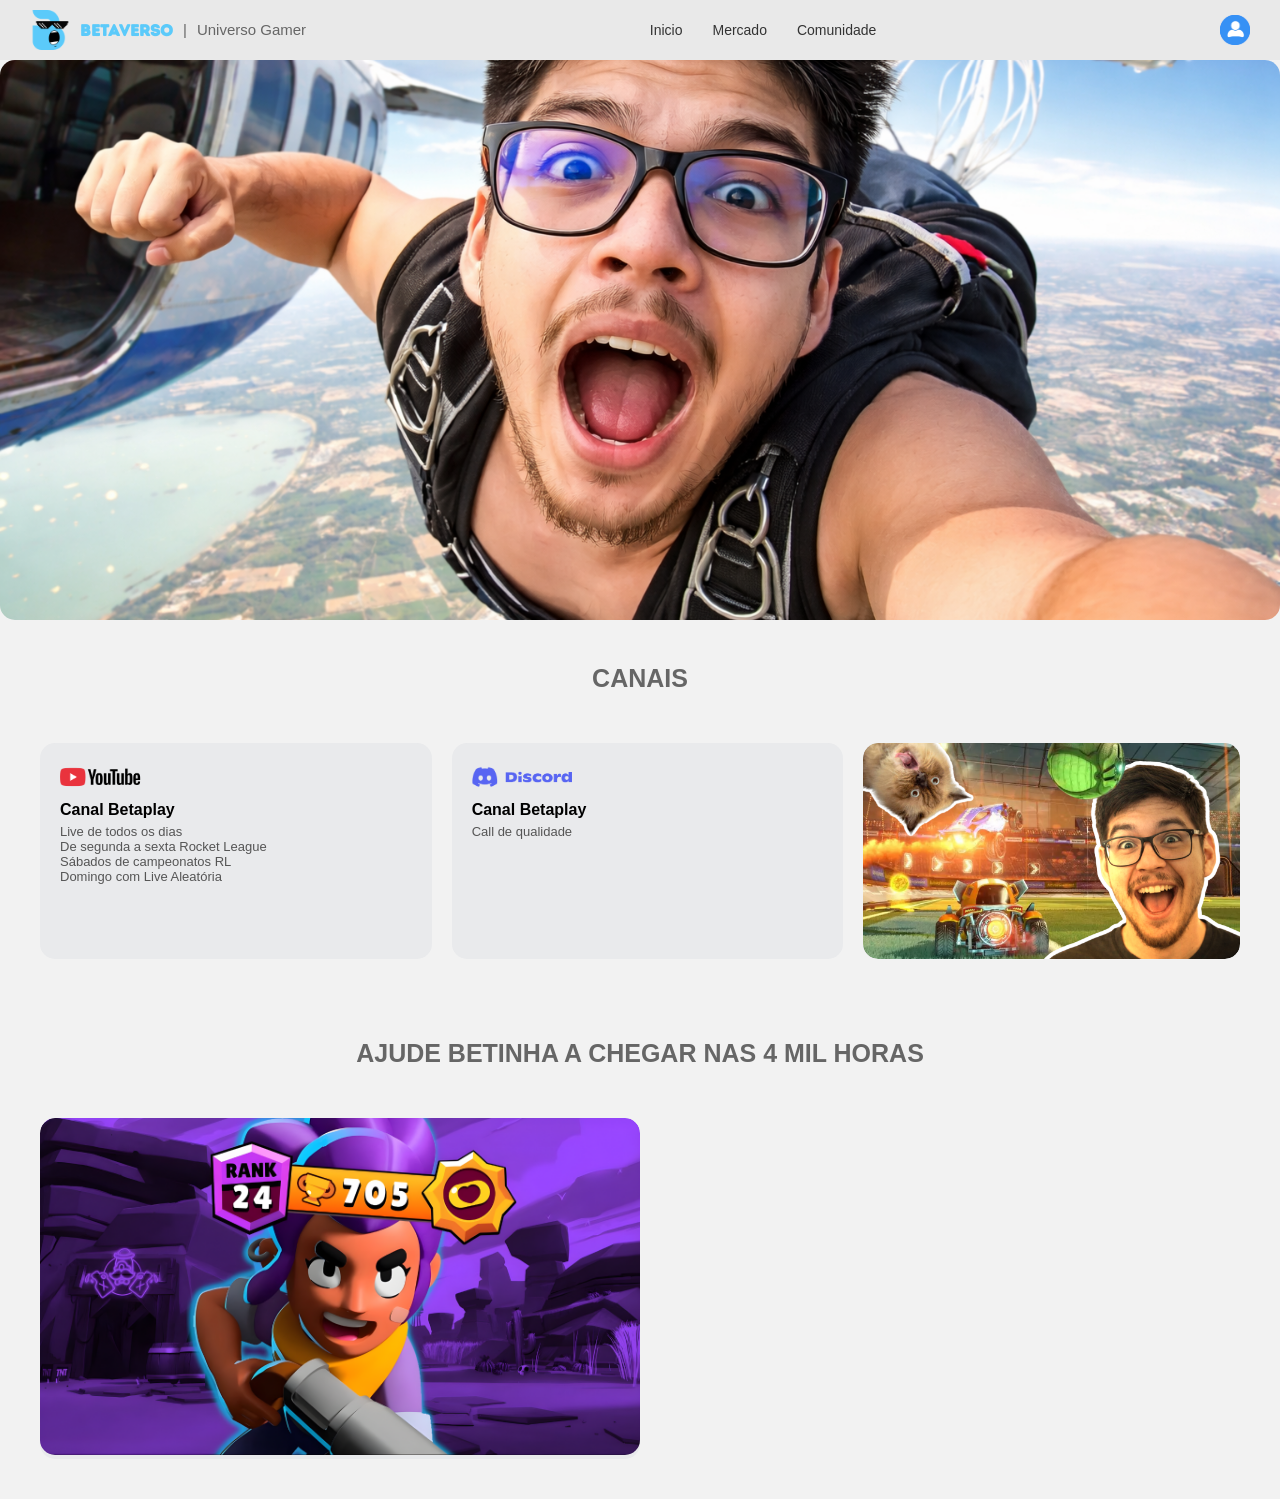
<file: index.html>
<!DOCTYPE html>
<html lang="pt-BR">

<head>
  <meta charset="UTF-8">
  <title>BetaVerso</title>
  <link rel="icon" href="img/logo.png" type="image/png">

  <link rel="stylesheet" href="css/geral.css">
  <link rel="stylesheet" href="css/navbar.css">
  <link rel="stylesheet" href="css/conteiner.css">

</head>

<body>

<nav class="navbar">

  <div class="logo-container">
    <img src="./img/logo.png" alt="Logo BV">

    <div class="logo-text">
      <h1>BETAVERSO</h1>
      <span>|</span>
      <span>Universo Gamer</span>
    </div>
  </div>

  <div class="menu">
    <a href="./index.html">Inicio</a>
    <a href="./embreve.html">Mercado</a>
    <a href="./comunidade.html">Comunidade</a>
  </div>

  <div class="user-container">
    <button class="user-btn" onclick="irParaLogin()">
      <img src="./img/user.png" alt="Usuário">
    </button>
  </div>


  <script>
    function irParaLogin() {
      window.location.href = "embreve.html";
    }
  </script>
</nav>
  
<!-- INICIAL -->
  <section class="image-destaque">
    <img src="./img/voar.png" width="100%" alt="Destaque Beta">
  </section>


<!-- DESTAQUES DO UNIVERSO BETA -->
  <section class="canais">
  <div class="text">
    <h3>CANAIS</h3>            
  </div>  
  

    <div class="cards">

        <!-- YouTube -->
        <div class="card" data-link="https://www.youtube.com/@betaplay1">
            <div class="card-top">
                <img src="img/youtube.png" alt="YouTube">
            </div>

            <div class="card-content">
                <strong>Canal Betaplay</strong>
                <p>Live de todos os dias</p>
                <p>De segunda a sexta Rocket League</p>
                <p>Sábados de campeonatos RL</p>
                <p>Domingo com Live Aleatória</p>
            </div>
        </div>

        <!-- Discord -->
        <div class="card" data-link="https://discord.gg/qKUM8kFK">
            <div class="card-top">
                <img src="img/discord.png" alt="Discord">
            </div>

            <div class="card-content">
                <strong>Canal Betaplay</strong>
                <p>Call de qualidade</p>
            </div>
        </div>

        <!-- Imagem -->
        <div class="card image-card" data-link="https://www.youtube.com/@betaplay1">
            <img src="img/thumb.png" alt="Imagem destaque">
        </div>

    </div>
  </section>

<!-- PROJETO 4 MIL HORAS -->
  <section class="canais">
    <div class="text"><h3>AJUDE BETINHA A CHEGAR NAS 4 MIL HORAS</h3></div> 
    <!-- Imagem -->
        <div class="card image-card" data-link="https://www.youtube.com/watch?v=gnBbnv7tG2Q&list=PLx474AgFzLXIj5s97KVZdGb9ClTJ3_0DP">
            <img src="img/brawl.png" alt="Imagem destaque">
        </div>
  
  </section>

<!-- INICIAL -->
<script>
  document.querySelectorAll(".card").forEach(card => {
    card.addEventListener("click", () => {
        const link = card.getAttribute("data-link");
        window.open(link, "_blank");
    });
  });
</script>


</body>
</html>
</file>
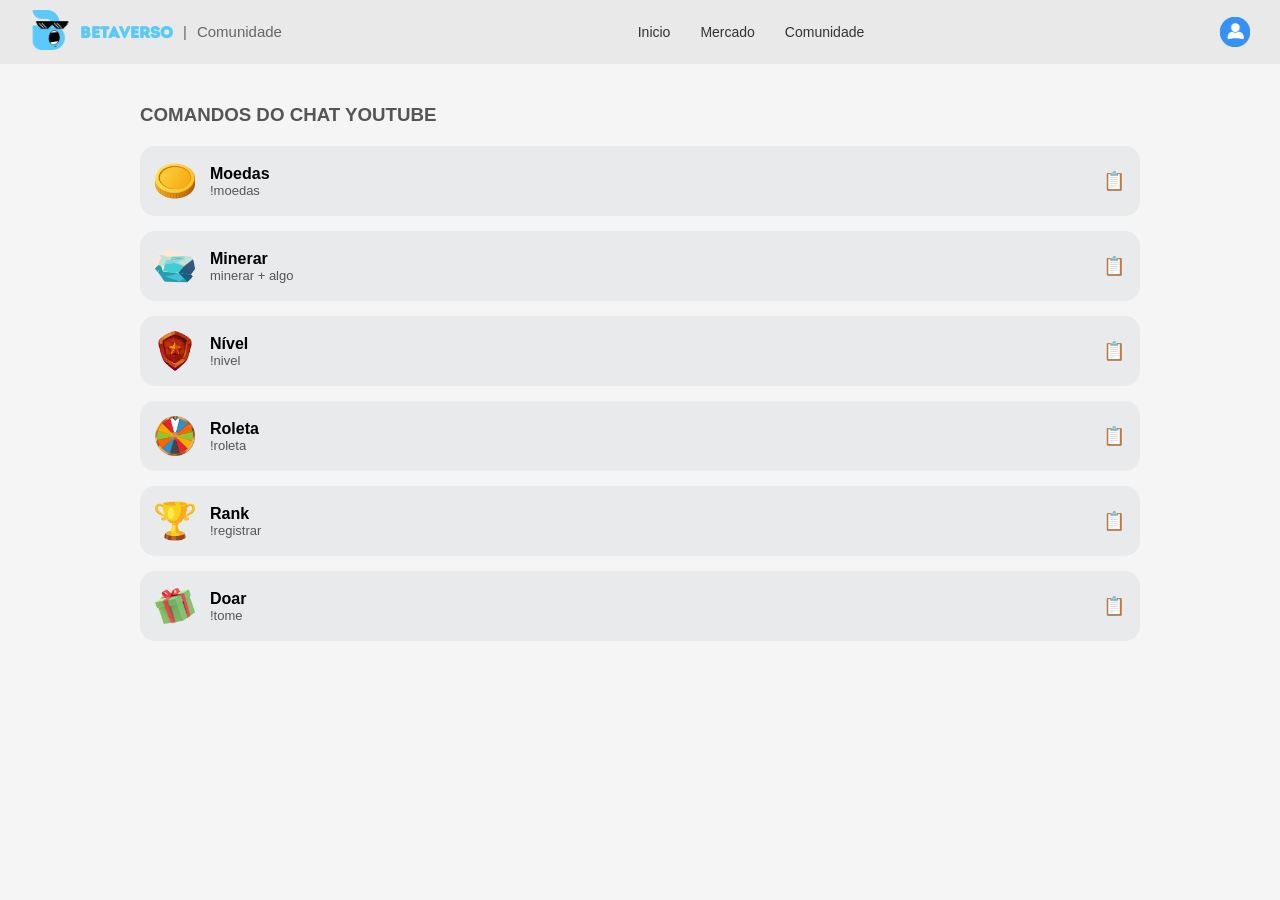
<file: comunidade.html>
<!DOCTYPE html>
<html lang="pt-br">
<head>
    <meta charset="UTF-8">
    <title>Comunidade</title>
    <link rel="icon" href="img/logo.png" type="image/png">
    <link rel="stylesheet" href="css/comunidade.css">
    <link rel="stylesheet" href="css/geral.css">
    <link rel="stylesheet" href="css/navbar.css">
    <link rel="stylesheet" href="css/embreve.css">
</head>
<body>

<!-- NAVBAR -->
  <nav class="navbar">

  <div class="logo-container">
    <a href="./index.html"><img src="./img/logo.png" alt="Logo BV"></a>
    

    <div class="logo-text">
      <h1>BETAVERSO</h1>
      <span>|</span>
      <span>Comunidade</span>
    </div>
  </div>

  <div class="menu">
    <a href="./index.html">Inicio</a>
    <a href="./embreve.html">Mercado</a>
    <a href="./comunidade.html">Comunidade</a>
  </div>

  <div class="user-container">
    <button class="user-btn" onclick="irParaLogin()">
      <img src="./img/user.png" alt="Usuário">
    </button>
  </div>


  <script>
    function irParaLogin() {
      window.location.href = "embreve.html";
    }
  </script>
</nav>



<section class="comandos">
    <h3>COMANDOS DO CHAT YOUTUBE</h3>

<!-- CARD -->
    <div class="comando-card">

<!-- MOEDAS -->
        <div class="comando-header">
            <div class="left">
                <img src="img/moeda.png">
                <div>
                    <strong>Moedas</strong>
                    <p class="cmd">!moedas</p>
                </div>
            </div>

            <button class="copy-btn" data-copy="!moedas">📋</button>
        </div>
        <div class="comando-body">
            <p>Com esse comando você verifica quantas moedas você tem</p>
        </div>

    </div>

<!-- MINERAR -->
    <div class="comando-card">

        <div class="comando-header">
            <div class="left">
                <img src="img/minerar.png">
                <div>
                    <strong>Minerar</strong>
                    <p class="cmd">minerar + algo</p>
                </div>
            </div>

            <button class="copy-btn" data-copy="minerar ...">📋</button>
        </div>

        <div class="comando-body">
            <p>Com esse comando você se teleporta para uma mina e coleta minérios. Para usar ele você precisa escrever minerar + algo aleatório</br>
               Exemplo:minerar aqui</p>

            <div class="sub">
                <strong>Comandos Associados</strong>

                <div class="comando-header">
                    <div class="left">
                        <img src="img/mochila.png">
                        <div>
                            <strong>Inventario</strong>
                            <p class="cmd">!inventario</p>
                            <p>Mostra seus itens</p>
                        </div>
                    </div>

                <button class="copy-btn" data-copy="!inventario">📋</button>
                </div>

                <div class="comando-header">
                    <div class="left">
                        <img src="img/carrinho.png">
                        <div>
                            <strong>Vender</strong>
                            <p class="cmd">!vender</p>
                            <p>Vende todo seu invetário</p>
                        </div>
                    </div>

                <button class="copy-btn" data-copy="!vender minerio">📋</button>
                </div>

                <div class="comando-header">
                    <div class="left">
                        <img src="img/carrinho.png">
                        <div>
                            <strong>Vender Tudo Específico</strong>
                            <p class="cmd">!vender minerio</p>
                            <p>Vende todas as unidades do seu invetário de um minerio específico</p>
                            <p class="cmd">Exemplo: !vender pedra</p>
                        </div>
                    </div>

                <button class="copy-btn" data-copy="!vender minerio">📋</button>
                </div>

                <div class="comando-header">
                    <div class="left">
                        <img src="img/carrinho.png">
                        <div>
                            <strong>Vender Específico</strong>
                            <p class="cmd">!vender minerio qtd</p>
                            <p>Vende uma quantidade específica de um minerio específico do seu inventário</p>
                        </div>
                    </div>

                <button class="copy-btn" data-copy="!vender minerio qtd">📋</button>
                </div>

            </div>
        </div>

    </div>

<!-- NIVEL -->
    <div class="comando-card">
        <div class="comando-header">
            <div class="left">
                <img src="img/nivel.png">
                <div>
                    <strong>Nível</strong>
                    <p class="cmd">!nivel</p>
                </div>
            </div>

            <button class="copy-btn" data-copy="!nivel">📋</button>
        </div>
        <div class="comando-body">
            <p>Esse comando mostra seu nível</p>
        </div>
    </div>

<!-- ROLETA -->
    <div class="comando-card">
        <div class="comando-header">
            <div class="left">
                <img src="img/roleta.png">
                <div>
                    <strong>Roleta</strong>
                    <p class="cmd">!roleta</p>
                </div>
            </div>

            <button class="copy-btn" data-copy="!roleta">📋</button>
        </div>
        <div class="comando-body">
            <p>Com esse comando você pode girar uma roleta invisivel para tentar ganhar moedas.</p>
        </div>
    </div>

<!-- RANK -->
    <div class="comando-card">

        <div class="comando-header">
            <div class="left">
                <img src="img/rank.png">
                <div>
                    <strong>Rank</strong>
                    <p class="cmd">!registrar</p>
                </div>
            </div>

            <button class="copy-btn" data-copy="!registrar">📋</button>
        </div>

        <div class="comando-body">
            <p>Você so aparecerá no Rank se usar esse comando.</p>

            <div class="sub">
                <strong>Comandos Associados</strong>

                <div class="comando-header">
                    <div class="left">
                        <img src="img/moeda.png">
                        <div>
                            <strong>Top Moedas</strong>
                            <p class="cmd">!topmoedas</p>
                            <p>Verifique quem esta no Rank e em qual posição cada um está de acordo com sua riqueza.</p>
                        </div>
                    </div>

                <button class="copy-btn" data-copy="!topmoedas">📋</button>
                </div>
            </div>
        </div>
    </div>

<!-- DOAR -->
    <div class="comando-card">
        <div class="comando-header">
            <div class="left">
                <img src="img/presente.png">
                <div>
                    <strong>Doar</strong>
                    <p class="cmd">!tome</p>
                </div>
            </div>

            <button class="copy-btn" data-copy="!tome">📋</button>
        </div>
        <div class="comando-body">
            <p>Doe moedas para seus amigos usando esse comando.</p>
        </div>
    </div>


</section>

<script src="acao/comunidade.js"></script>
</body>
</html>
</file>
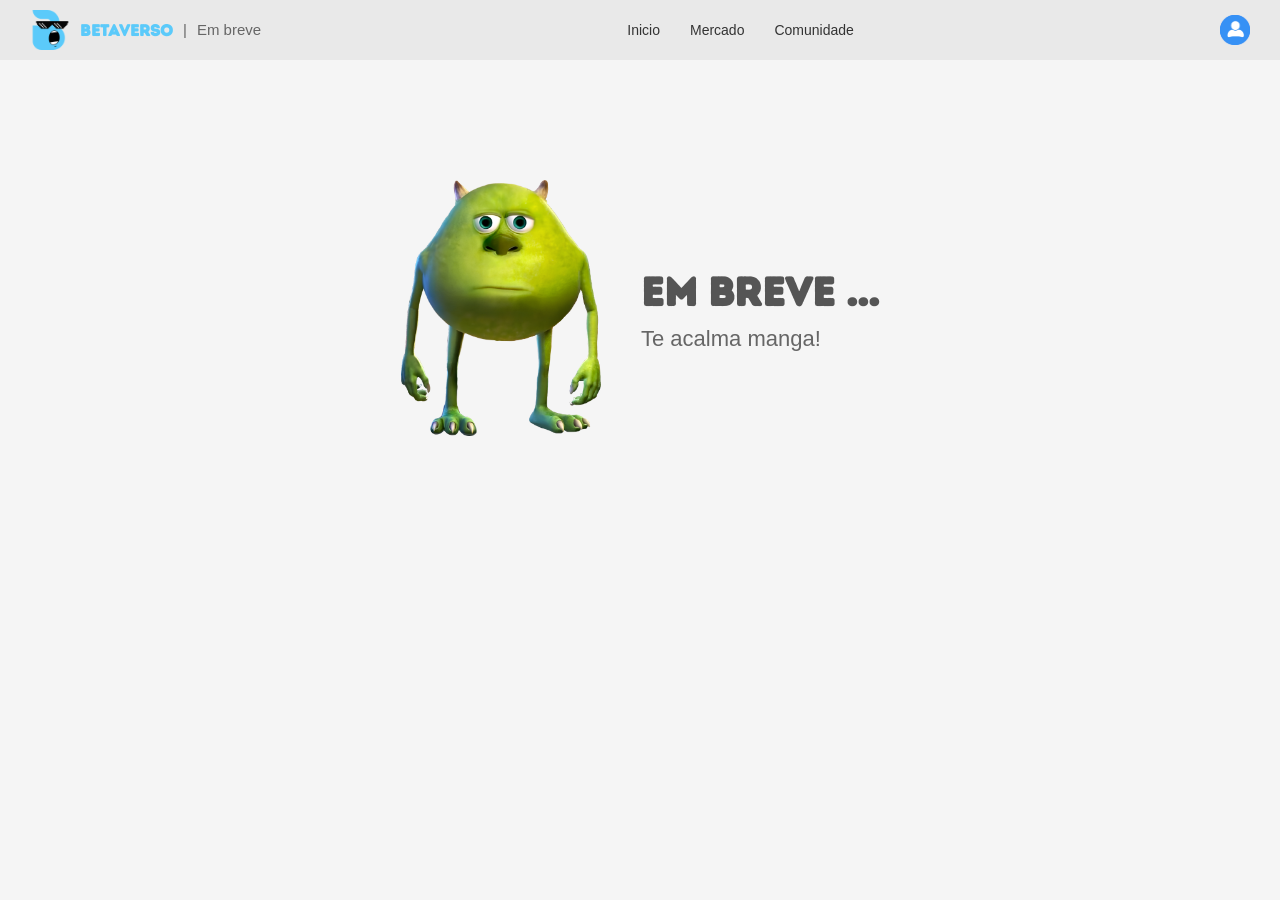
<file: embreve.html>
<!DOCTYPE html>
<html lang="pt-BR">
<head>
    <meta charset="UTF-8">
    <meta name="viewport" content="width=device-width, initial-scale=1.0">
    <title>Em Breve</title>
    <link rel="icon" href="img/logo.png" type="image/png">
    <link rel="stylesheet" href="css/geral.css">
    <link rel="stylesheet" href="css/navbar.css">
    <link rel="stylesheet" href="css/embreve.css">
</head>
<body>

<!-- NAVBAR -->
  <nav class="navbar">

  <div class="logo-container">
    <img src="./img/logo.png" alt="Logo BV">

    <div class="logo-text">
      <h1>BETAVERSO</h1>
      <span>|</span>
      <span>Em breve</span>
    </div>
  </div>

  <div class="menu">
    <a href="./index.html">Inicio</a>
    <a href="./embreve.html">Mercado</a>
    <a href="./comunidade.html">Comunidade</a>
  </div>

  <div class="user-container">
    <button class="user-btn" onclick="irParaLogin()">
      <img src="./img/user.png" alt="Usuário">
    </button>
  </div>


  <script>
    function irParaLogin() {
      window.location.href = "embreve.html";
    }
  </script>
</nav>

<!-- CENTRO EM BREVE ANYA -->
    <div class="container-breve">
        <div class="content-breve">
            
            <div class="img-breve">
                <img id="personagem" alt="Personagem">
            </div>

            <script src="acao/imgEmbreve.js"></script>

            <div class="text">
                <h1>EM BREVE ...</h1>
                <p>Te acalma manga!</p>
            </div>

        </div>
    </div>

</body>
</html>
</file>
<file: css/geral.css>
* {
  margin: 0;
  padding: 0;
  box-sizing: border-box;
  font-family: Arial, sans-serif;
}

body {
  background-color: #f5f5f5;
}

/* FONTES PADRÃO */
.text h1 {
    color: #555;
    font-size: 40px;
    font-weight: bold;
    margin-bottom: 10px;
    font-family: 'IntroRust';
}

.text h2 { /* FONTE PARA DESTAQUES */
    color: #2d7df6;
    font-size: 30px;
    margin-bottom: 10px;
    font-family: 'IntroRust';
}

.text h3 {
    color: #666;
    font-size: 25px;
    font-weight: bold;
    margin-bottom: 50px;
    text-align: center;
}

.text p {
    color: #666;
    font-size: 22px;
}
</file>
<file: css/navbar.css>
/* FONTE LOGO */
@font-face {
  font-family: 'IntroRust';
  src: url('../font/IntroRust.otf') format('opentype');
  font-weight: normal;
  font-style: normal;
}

/* NAVBAR */
.navbar {
  display: flex;
  align-items: center;
  justify-content: space-between;
  background-color: #e9e9e9;
  padding: 10px 30px;
}

/* CONTAINER ESQUERDA */
.logo-container {
  display: flex;
  align-items: center;
  gap: 10px;
}

.logo-container img {
  width: 40px;
  height: 40px;
}

.logo-text {
  display: flex;
  gap: 10px;
}

.logo-text h1 {
  font-size: 16px;
  color: #5bcafa;
  font-family: 'IntroRust';
}

.logo-text span {
  font-size: 15px;
  color: #666;
}

/* MENU */
.menu {
  display: flex;
  gap: 30px;
}

.menu a {
  text-decoration: none;
  color: #333;
  font-size: 14px;
  transition: 0.3s;
}

.menu a:hover {
  color: #2d7df6;
  font-weight: bold
}

/* USUÁRIO */
.user-container {
  display: flex;
  align-items: center;
}

.user-container img {
  width: 30px;
  height: 30px;
}

.user-btn {
  width: 30px;
  height: 30px;
  border-radius: 50%;
  background-color: #2d7df6;
  display: flex;
  align-items: center;
  justify-content: center;
  cursor: pointer;
  border: none;
}

.user-btn i {
  color: white;
  font-size: 18px;
}
</file>
<file: css/conteiner.css>
* {
    margin: 0;
    padding: 0;
    box-sizing: border-box;
    font-family: Arial, sans-serif;
}

body {
    background-color: #f2f2f2;
}

/* Container */
.canais {
    padding: 40px;
}

/* Grid */
.cards {
    display: flex;
    gap: 20px;
}

/* Card padrão */
.card {
    background: #e9eaec;
    padding: 20px;
    border-radius: 15px;
    width: 50%;
    cursor: pointer;
    transition: all 0.3s ease;
}

/* Hover bonito */
.card:hover {
    transform: translateY(-8px) scale(1.02);
    box-shadow: 0 10px 25px rgba(0,0,0,0.15);
    background: #ffffff;
}

/* Topo */
.card-top {
    display: flex;
    align-items: center;
    gap: 10px;
    margin-bottom: 10px;
}

.card-top img {
    width: 100px;
}

/* Conteúdo */
.card-content strong {
    display: block;
    margin-bottom: 5px;
}

.card-content p {
    font-size: 13px;
    color: #555;
}

/* Card de imagem */
.image-card {
    padding: 0;
    overflow: hidden;
}

.image-card img {
    width: 100%;
    height: 100%;
    object-fit: cover;
    border-radius: 15px;
}

/* Hover especial imagem */
.image-card:hover img {
    transform: scale(1.1);
    transition: 0.3s;
}


.image-destaque img {
    width: 100%;
    height: 560px;
    object-fit: cover;
    border-radius: 15px;
}
</file>
<file: css/comunidade.css>
* {
    margin: 0;
    padding: 0;
    box-sizing: border-box;
    font-family: Arial, sans-serif;
}

body {
    background: #cfd4d9;
}

.comandos {
    max-width: 1000px;
    margin: 40px auto;
}

.comandos h3 {
    margin-bottom: 20px;
    color: #555;
}

/* CARD */
.comando-card {
    background: #e9eaec;
    border-radius: 15px;
    margin-bottom: 15px;
    overflow: hidden;
    cursor: pointer;
    transition: 0.3s;
}

/* Hover igual anterior */
.comando-card:hover {
    transform: translateY(-5px) scale(1.01);
    box-shadow: 0 10px 25px rgba(0,0,0,0.15);
}

/* HEADER */
.comando-header {
    display: flex;
    justify-content: space-between;
    align-items: center;
    padding: 15px;
}

.left {
    display: flex;
    align-items: center;
    gap: 15px;
}

.left img {
    width: 40px;
}

.cmd {
    font-size: 13px;
    color: #555;
}

/* BOTÃO COPIAR */
.copy-btn {
    border: none;
    background: transparent;
    font-size: 18px;
    cursor: pointer;
}

/* BODY (colapsado) */
.comando-body {
    max-height: 0;
    overflow: hidden;
    padding: 0 15px;
    background: #dcdcdc;
    transition: max-height 0.4s ease, padding 0.3s;
}

/* QUANDO ABERTO */
.comando-card.active .comando-body {
    max-height: 500px;
    padding: 15px;
}

/* SUB CARDS */
.sub {
    margin-top: 15px;
}

.sub-card {
    background: #eee;
    border-radius: 10px;
    padding: 10px;
    margin-top: 10px;
}
</file>
<file: css/embreve.css>
/* PAGE EM BREVE */
.img-breve img {
    width: 200px;
}

.container-breve {
    width: 100%;
    height: 500px;
    display: flex;
    justify-content: center;
}

.content-breve {
    display: flex;
    align-items: center;
    gap: 40px;
}
</file>
